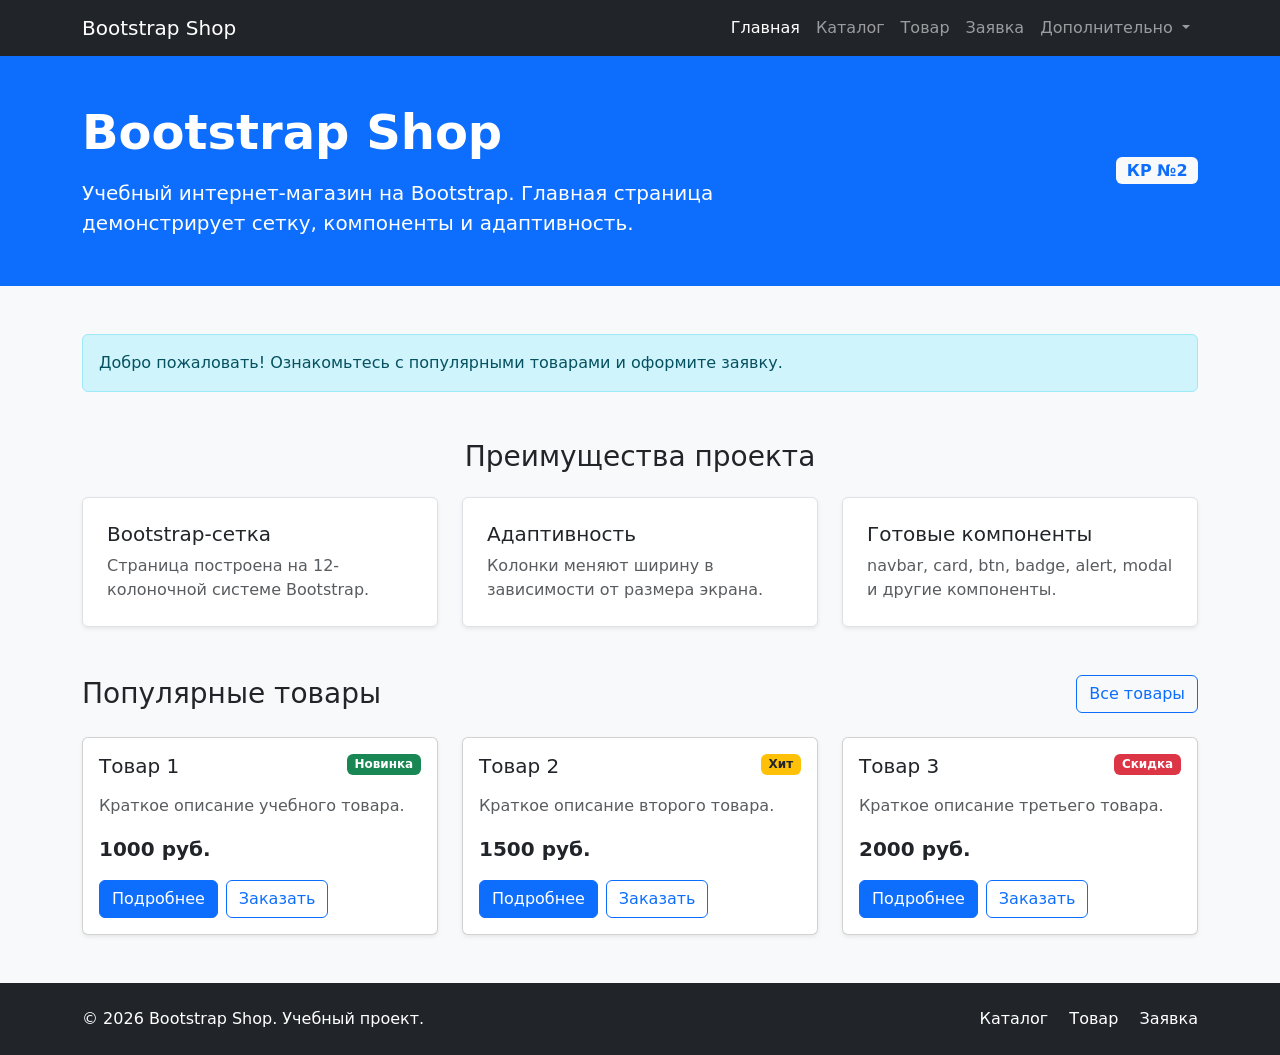
<file: index.html>
<!DOCTYPE html>
<html lang="ru">
<head>
  <meta charset="UTF-8">
  <meta name="viewport" content="width=device-width, initial-scale=1.0">
  <meta name="description" content="Главная страница учебного интернет-магазина на Bootstrap.">
  <title>Главная — Bootstrap Shop</title>
  <link
    href="https://cdn.jsdelivr.net/npm/bootstrap@5.3.3/dist/css/bootstrap.min.css"
    rel="stylesheet"
  >
  <link rel="stylesheet" href="css/custom.css">
</head>
<body class="bg-light">

  <nav class="navbar navbar-expand-lg navbar-dark bg-dark">
    <div class="container">
      <a class="navbar-brand" href="index.html">Bootstrap Shop</a>
      <button
        class="navbar-toggler"
        type="button"
        data-bs-toggle="collapse"
        data-bs-target="#mainNavbar"
        aria-controls="mainNavbar"
        aria-expanded="false"
        aria-label="Переключить навигацию"
      >
        <span class="navbar-toggler-icon"></span>
      </button>
      <div class="collapse navbar-collapse" id="mainNavbar">
        <ul class="navbar-nav ms-auto">
          <li class="nav-item">
            <a class="nav-link active" aria-current="page" href="index.html">Главная</a>
          </li>
          <li class="nav-item">
            <a class="nav-link" href="catalog.html">Каталог</a>
          </li>
          <li class="nav-item">
            <a class="nav-link" href="product.html">Товар</a>
          </li>
          <li class="nav-item">
            <a class="nav-link" href="order.html">Заявка</a>
          </li>
          <li class="nav-item dropdown">
            <a
              class="nav-link dropdown-toggle"
              href="#"
              role="button"
              data-bs-toggle="dropdown"
              aria-expanded="false"
            >
              Дополнительно
            </a>
            <ul class="dropdown-menu">
              <li><a class="dropdown-item" href="catalog.html">Все товары</a></li>
              <li><a class="dropdown-item" href="order.html">Оформить заявку</a></li>
              <li><a class="dropdown-item" href="index.html#popular">Популярное</a></li>
            </ul>
          </li>
        </ul>
      </div>
    </div>
  </nav>

  <header class="bg-primary text-white py-5">
    <div class="container">
      <div class="row align-items-center g-4">
        <div class="col-12 col-lg-8">
          <h1 class="display-5 fw-bold mb-3">Bootstrap Shop</h1>
          <p class="lead mb-0">
            Учебный интернет-магазин на Bootstrap.
            Главная страница демонстрирует сетку, компоненты и адаптивность.
          </p>
        </div>
        <div class="col-12 col-lg-4 text-lg-end">
          <span class="badge bg-light text-primary fs-6">КР №2</span>
        </div>
      </div>
    </div>
  </header>

  <main>

    <section class="container my-5">
      <div class="alert alert-info" role="alert">
        Добро пожаловать! Ознакомьтесь с популярными товарами и оформите заявку.
      </div>
    </section>

    <section class="container my-5" id="advantages">
      <h2 class="h3 text-center mb-4">Преимущества проекта</h2>
      <div class="row g-4">
        <div class="col-12 col-md-4">
          <div class="p-4 border rounded h-100 bg-white shadow-sm">
            <h3 class="h5">Bootstrap-сетка</h3>
            <p class="mb-0 text-muted">
              Страница построена на 12-колоночной системе Bootstrap.
            </p>
          </div>
        </div>
        <div class="col-12 col-md-4">
          <div class="p-4 border rounded h-100 bg-white shadow-sm">
            <h3 class="h5">Адаптивность</h3>
            <p class="mb-0 text-muted">
              Колонки меняют ширину в зависимости от размера экрана.
            </p>
          </div>
        </div>
        <div class="col-12 col-md-4">
          <div class="p-4 border rounded h-100 bg-white shadow-sm">
            <h3 class="h5">Готовые компоненты</h3>
            <p class="mb-0 text-muted">
              navbar, card, btn, badge, alert, modal и другие компоненты.
            </p>
          </div>
        </div>
      </div>
    </section>

    <section class="container my-5" id="popular">
      <div class="d-flex justify-content-between align-items-center mb-4">
        <h2 class="h3 mb-0">Популярные товары</h2>
        <a class="btn btn-outline-primary" href="catalog.html">Все товары</a>
      </div>

      <div class="row g-4">
        <div class="col-12 col-md-6 col-lg-4">
          <div class="card h-100 shadow-sm">
            <div class="card-body d-flex flex-column">
              <div class="d-flex justify-content-between align-items-start mb-3">
                <h3 class="card-title h5 mb-0">Товар 1</h3>
                <span class="badge bg-success">Новинка</span>
              </div>
              <p class="card-text text-muted">Краткое описание учебного товара.</p>
              <p class="fw-bold fs-5 mt-auto">1000 руб.</p>
              <div class="d-flex gap-2">
                <a class="btn btn-primary" href="product.html">Подробнее</a>
                <button
                  class="btn btn-outline-primary"
                  type="button"
                  data-bs-toggle="modal"
                  data-bs-target="#orderModal"
                >
                  Заказать
                </button>
              </div>
            </div>
          </div>
        </div>

        <div class="col-12 col-md-6 col-lg-4">
          <div class="card h-100 shadow-sm">
            <div class="card-body d-flex flex-column">
              <div class="d-flex justify-content-between align-items-start mb-3">
                <h3 class="card-title h5 mb-0">Товар 2</h3>
                <span class="badge bg-warning text-dark">Хит</span>
              </div>
              <p class="card-text text-muted">Краткое описание второго товара.</p>
              <p class="fw-bold fs-5 mt-auto">1500 руб.</p>
              <div class="d-flex gap-2">
                <a class="btn btn-primary" href="product.html">Подробнее</a>
                <button
                  class="btn btn-outline-primary"
                  type="button"
                  data-bs-toggle="modal"
                  data-bs-target="#orderModal"
                >
                  Заказать
                </button>
              </div>
            </div>
          </div>
        </div>

        <div class="col-12 col-md-6 col-lg-4">
          <div class="card h-100 shadow-sm">
            <div class="card-body d-flex flex-column">
              <div class="d-flex justify-content-between align-items-start mb-3">
                <h3 class="card-title h5 mb-0">Товар 3</h3>
                <span class="badge bg-danger">Скидка</span>
              </div>
              <p class="card-text text-muted">Краткое описание третьего товара.</p>
              <p class="fw-bold fs-5 mt-auto">2000 руб.</p>
              <div class="d-flex gap-2">
                <a class="btn btn-primary" href="product.html">Подробнее</a>
                <button
                  class="btn btn-outline-primary"
                  type="button"
                  data-bs-toggle="modal"
                  data-bs-target="#orderModal"
                >
                  Заказать
                </button>
              </div>
            </div>
          </div>
        </div>
      </div>
    </section>

  </main>

  <footer class="bg-dark text-white py-4 mt-5">
    <div class="container">
      <div class="row align-items-center g-3">
        <div class="col-12 col-md-6">
          <p class="mb-0">&copy; 2026 Bootstrap Shop. Учебный проект.</p>
        </div>
        <div class="col-12 col-md-6 text-md-end">
          <a class="text-white text-decoration-none me-3" href="catalog.html">Каталог</a>
          <a class="text-white text-decoration-none me-3" href="product.html">Товар</a>
          <a class="text-white text-decoration-none" href="order.html">Заявка</a>
        </div>
      </div>
    </div>
  </footer>

  <div
    class="modal fade"
    id="orderModal"
    tabindex="-1"
    aria-labelledby="orderModalLabel"
    aria-hidden="true"
  >
    <div class="modal-dialog">
      <div class="modal-content">
        <div class="modal-header">
          <h2 class="modal-title h5" id="orderModalLabel">Быстрая заявка</h2>
          <button
            type="button"
            class="btn-close"
            data-bs-dismiss="modal"
            aria-label="Закрыть"
          ></button>
        </div>
        <div class="modal-body">
          <p class="text-muted">
            Оставьте контактные данные, и менеджер свяжется с вами.
          </p>
          <form>
            <div class="mb-3">
              <label for="modal-name" class="form-label">Имя</label>
              <input id="modal-name" type="text" class="form-control" required>
            </div>
            <div class="mb-3">
              <label for="modal-phone" class="form-label">Телефон</label>
              <input id="modal-phone" type="tel" class="form-control" required>
            </div>
            <div class="form-check mb-3">
              <input id="modal-agree" class="form-check-input" type="checkbox" required>
              <label class="form-check-label" for="modal-agree">
                Согласен на обработку данных
              </label>
            </div>
          </form>
        </div>
        <div class="modal-footer">
          <button type="button" class="btn btn-secondary" data-bs-dismiss="modal">
            Закрыть
          </button>
          <button type="button" class="btn btn-primary">Отправить</button>
        </div>
      </div>
    </div>
  </div>

  <script
    src="https://cdn.jsdelivr.net/npm/bootstrap@5.3.3/dist/js/bootstrap.bundle.min.js"
  ></script>
</body>
</html>
</file>
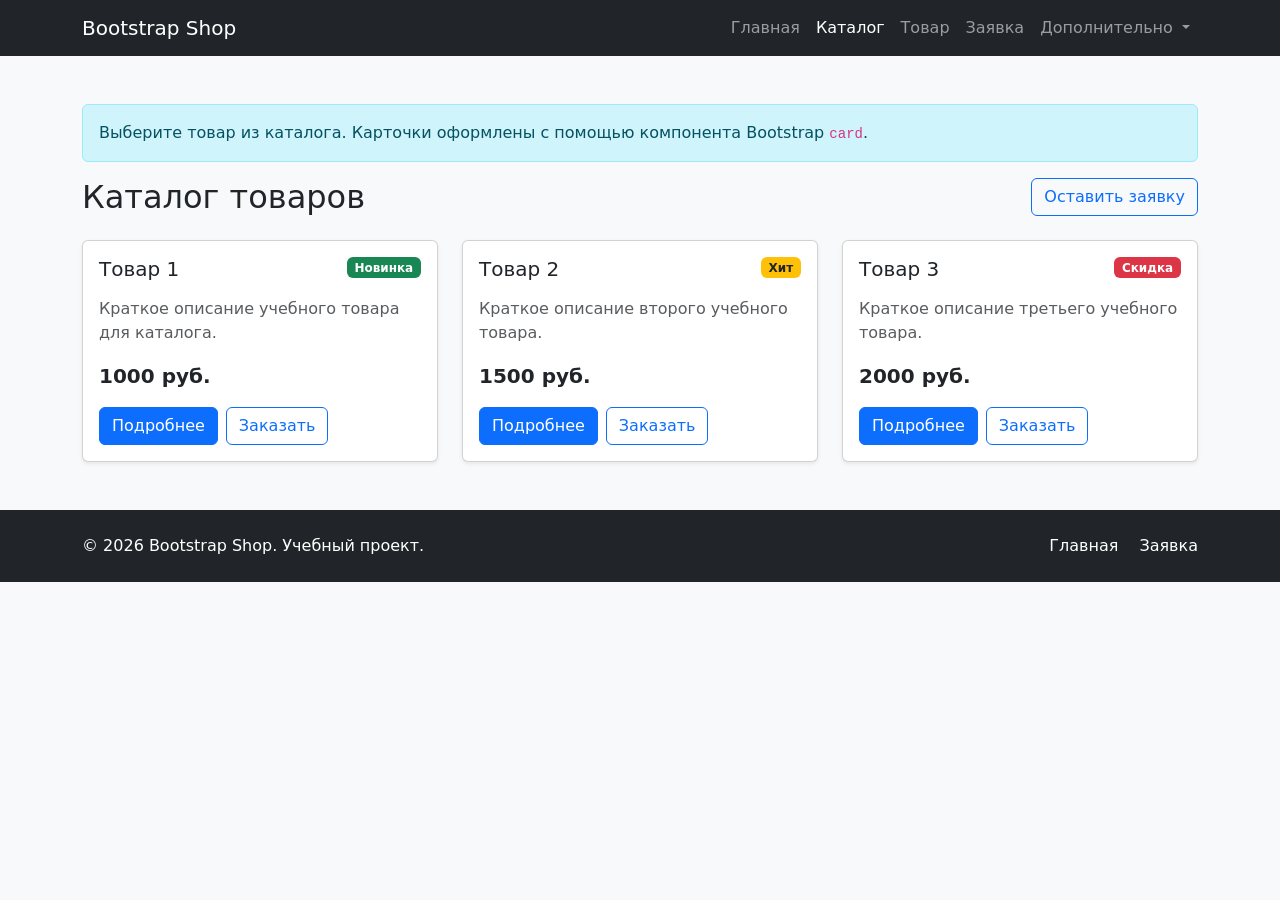
<file: catalog.html>
<!DOCTYPE html>
<html lang="ru">
<head>
  <meta charset="UTF-8">
  <meta name="viewport" content="width=device-width, initial-scale=1.0">
  <meta name="description" content="Каталог товаров на Bootstrap.">
  <title>Каталог — Bootstrap Shop</title>
  <link
    href="https://cdn.jsdelivr.net/npm/bootstrap@5.3.3/dist/css/bootstrap.min.css"
    rel="stylesheet"
  >
  <link rel="stylesheet" href="css/custom.css">
</head>
<body class="bg-light">

  <nav class="navbar navbar-expand-lg navbar-dark bg-dark">
    <div class="container">
      <a class="navbar-brand" href="index.html">Bootstrap Shop</a>
      <button
        class="navbar-toggler"
        type="button"
        data-bs-toggle="collapse"
        data-bs-target="#mainNavbar"
        aria-controls="mainNavbar"
        aria-expanded="false"
        aria-label="Переключить навигацию"
      >
        <span class="navbar-toggler-icon"></span>
      </button>
      <div class="collapse navbar-collapse" id="mainNavbar">
        <ul class="navbar-nav ms-auto">
          <li class="nav-item">
            <a class="nav-link" href="index.html">Главная</a>
          </li>
          <li class="nav-item">
            <a class="nav-link active" aria-current="page" href="catalog.html">Каталог</a>
          </li>
          <li class="nav-item">
            <a class="nav-link" href="product.html">Товар</a>
          </li>
          <li class="nav-item">
            <a class="nav-link" href="order.html">Заявка</a>
          </li>
          <li class="nav-item dropdown">
            <a
              class="nav-link dropdown-toggle"
              href="#"
              role="button"
              data-bs-toggle="dropdown"
              aria-expanded="false"
            >
              Дополнительно
            </a>
            <ul class="dropdown-menu">
              <li><a class="dropdown-item" href="catalog.html">Все товары</a></li>
              <li><a class="dropdown-item" href="order.html">Оформить заявку</a></li>
              <li><a class="dropdown-item" href="index.html#popular">Популярное</a></li>
            </ul>
          </li>
        </ul>
      </div>
    </div>
  </nav>

  <main class="container my-5">
    <div class="alert alert-info" role="alert">
      Выберите товар из каталога. Карточки оформлены с помощью компонента Bootstrap <code>card</code>.
    </div>

    <div class="d-flex justify-content-between align-items-center mb-4">
      <h1 class="h2 mb-0">Каталог товаров</h1>
      <a class="btn btn-outline-primary" href="order.html">Оставить заявку</a>
    </div>

    <div class="row g-4">
      <div class="col-12 col-md-6 col-lg-4">
        <div class="card h-100 shadow-sm">
          <div class="card-body d-flex flex-column">
            <div class="d-flex justify-content-between align-items-start mb-3">
              <h2 class="card-title h5 mb-0">Товар 1</h2>
              <span class="badge bg-success">Новинка</span>
            </div>
            <p class="card-text text-muted">
              Краткое описание учебного товара для каталога.
            </p>
            <p class="fw-bold fs-5 mt-auto">1000 руб.</p>
            <div class="d-flex gap-2">
              <a class="btn btn-primary" href="product.html">Подробнее</a>
              <button
                class="btn btn-outline-primary"
                type="button"
                data-bs-toggle="modal"
                data-bs-target="#orderModal"
              >
                Заказать
              </button>
            </div>
          </div>
        </div>
      </div>

      <div class="col-12 col-md-6 col-lg-4">
        <div class="card h-100 shadow-sm">
          <div class="card-body d-flex flex-column">
            <div class="d-flex justify-content-between align-items-start mb-3">
              <h2 class="card-title h5 mb-0">Товар 2</h2>
              <span class="badge bg-warning text-dark">Хит</span>
            </div>
            <p class="card-text text-muted">
              Краткое описание второго учебного товара.
            </p>
            <p class="fw-bold fs-5 mt-auto">1500 руб.</p>
            <div class="d-flex gap-2">
              <a class="btn btn-primary" href="product.html">Подробнее</a>
              <button
                class="btn btn-outline-primary"
                type="button"
                data-bs-toggle="modal"
                data-bs-target="#orderModal"
              >
                Заказать
              </button>
            </div>
          </div>
        </div>
      </div>

      <div class="col-12 col-md-6 col-lg-4">
        <div class="card h-100 shadow-sm">
          <div class="card-body d-flex flex-column">
            <div class="d-flex justify-content-between align-items-start mb-3">
              <h2 class="card-title h5 mb-0">Товар 3</h2>
              <span class="badge bg-danger">Скидка</span>
            </div>
            <p class="card-text text-muted">
              Краткое описание третьего учебного товара.
            </p>
            <p class="fw-bold fs-5 mt-auto">2000 руб.</p>
            <div class="d-flex gap-2">
              <a class="btn btn-primary" href="product.html">Подробнее</a>
              <button
                class="btn btn-outline-primary"
                type="button"
                data-bs-toggle="modal"
                data-bs-target="#orderModal"
              >
                Заказать
              </button>
            </div>
          </div>
        </div>
      </div>
    </div>
  </main>

  <footer class="bg-dark text-white py-4 mt-5">
    <div class="container">
      <div class="row align-items-center g-3">
        <div class="col-12 col-md-6">
          <p class="mb-0">&copy; 2026 Bootstrap Shop. Учебный проект.</p>
        </div>
        <div class="col-12 col-md-6 text-md-end">
          <a class="text-white text-decoration-none me-3" href="index.html">Главная</a>
          <a class="text-white text-decoration-none" href="order.html">Заявка</a>
        </div>
      </div>
    </div>
  </footer>

  <div
    class="modal fade"
    id="orderModal"
    tabindex="-1"
    aria-labelledby="orderModalLabel"
    aria-hidden="true"
  >
    <div class="modal-dialog">
      <div class="modal-content">
        <div class="modal-header">
          <h2 class="modal-title h5" id="orderModalLabel">Быстрая заявка</h2>
          <button type="button" class="btn-close" data-bs-dismiss="modal" aria-label="Закрыть"></button>
        </div>
        <div class="modal-body">
          <p class="text-muted">Оставьте контактные данные, и менеджер свяжется с вами.</p>
          <form>
            <div class="mb-3">
              <label for="catalog-modal-name" class="form-label">Имя</label>
              <input id="catalog-modal-name" type="text" class="form-control" required>
            </div>
            <div class="mb-3">
              <label for="catalog-modal-phone" class="form-label">Телефон</label>
              <input id="catalog-modal-phone" type="tel" class="form-control" required>
            </div>
            <div class="form-check mb-3">
              <input id="catalog-modal-agree" class="form-check-input" type="checkbox" required>
              <label class="form-check-label" for="catalog-modal-agree">
                Согласен на обработку данных
              </label>
            </div>
          </form>
        </div>
        <div class="modal-footer">
          <button type="button" class="btn btn-secondary" data-bs-dismiss="modal">Закрыть</button>
          <button type="button" class="btn btn-primary">Отправить</button>
        </div>
      </div>
    </div>
  </div>

  <script
    src="https://cdn.jsdelivr.net/npm/bootstrap@5.3.3/dist/js/bootstrap.bundle.min.js"
  ></script>
</body>
</html>
</file>
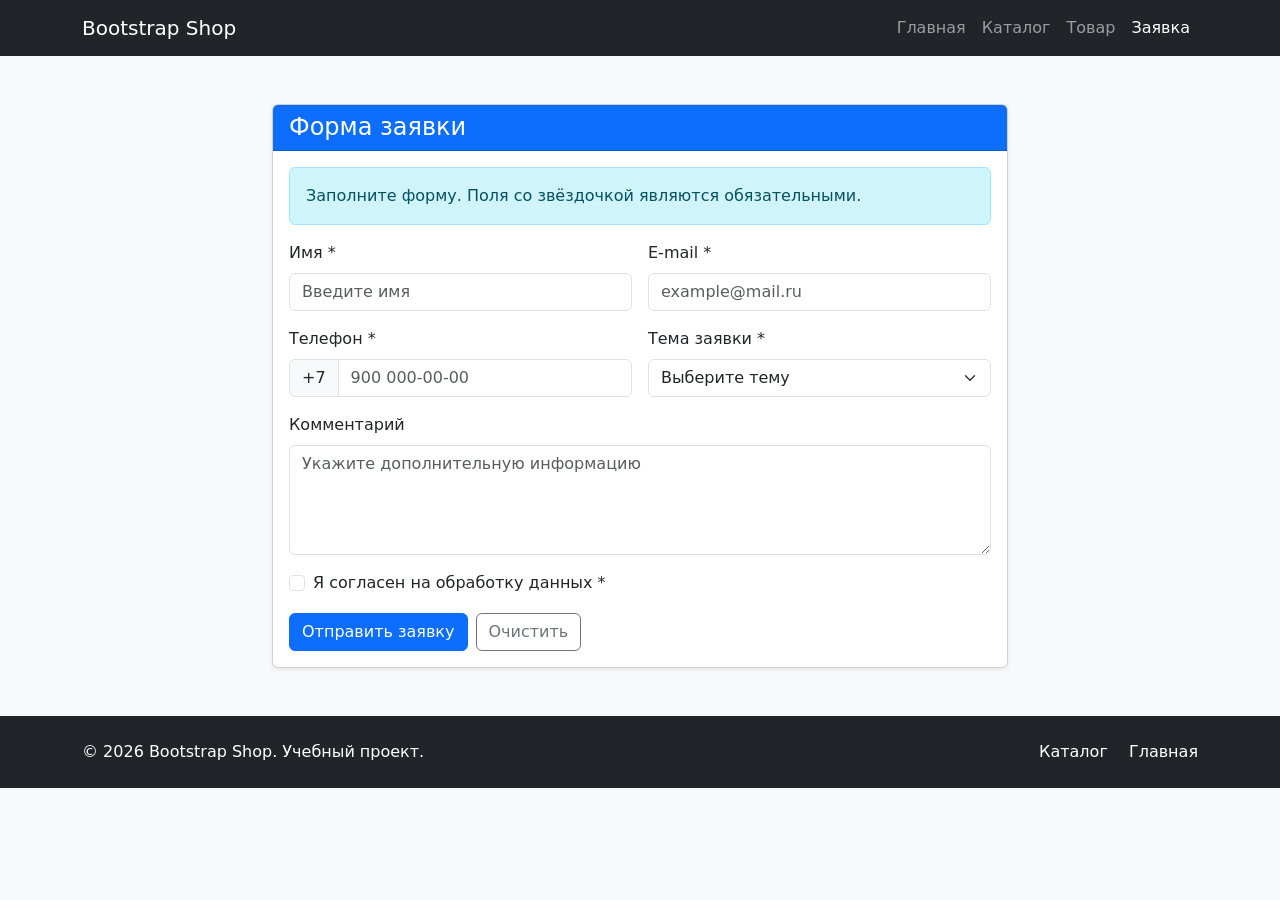
<file: order.html>
<!DOCTYPE html>
<html lang="ru">
<head>
  <meta charset="UTF-8">
  <meta name="viewport" content="width=device-width, initial-scale=1.0">
  <meta name="description" content="Форма заявки на Bootstrap.">
  <title>Заявка — Bootstrap Shop</title>
  <link
    href="https://cdn.jsdelivr.net/npm/bootstrap@5.3.3/dist/css/bootstrap.min.css"
    rel="stylesheet"
  >
  <link rel="stylesheet" href="css/custom.css">
</head>
<body class="bg-light">

  <nav class="navbar navbar-expand-lg navbar-dark bg-dark">
    <div class="container">
      <a class="navbar-brand" href="index.html">Bootstrap Shop</a>
      <button
        class="navbar-toggler"
        type="button"
        data-bs-toggle="collapse"
        data-bs-target="#mainNavbar"
        aria-controls="mainNavbar"
        aria-expanded="false"
        aria-label="Переключить навигацию"
      >
        <span class="navbar-toggler-icon"></span>
      </button>
      <div class="collapse navbar-collapse" id="mainNavbar">
        <ul class="navbar-nav ms-auto">
          <li class="nav-item"><a class="nav-link" href="index.html">Главная</a></li>
          <li class="nav-item"><a class="nav-link" href="catalog.html">Каталог</a></li>
          <li class="nav-item"><a class="nav-link" href="product.html">Товар</a></li>
          <li class="nav-item"><a class="nav-link active" aria-current="page" href="order.html">Заявка</a></li>
        </ul>
      </div>
    </div>
  </nav>

  <main class="container my-5">
    <div class="row justify-content-center">
      <div class="col-12 col-lg-8">
        <div class="card shadow-sm">
          <div class="card-header bg-primary text-white">
            <h1 class="h4 mb-0">Форма заявки</h1>
          </div>
          <div class="card-body">
            <div class="alert alert-info" role="alert">
              Заполните форму. Поля со звёздочкой являются обязательными.
            </div>

            <form action="#" method="post" novalidate>
              <div class="row g-3">
                <div class="col-12 col-md-6">
                  <label for="order-name" class="form-label">Имя *</label>
                  <input
                    id="order-name"
                    name="name"
                    type="text"
                    class="form-control"
                    placeholder="Введите имя"
                    required
                  >
                </div>
                <div class="col-12 col-md-6">
                  <label for="order-email" class="form-label">E-mail *</label>
                  <input
                    id="order-email"
                    name="email"
                    type="email"
                    class="form-control"
                    placeholder="example@mail.ru"
                    required
                  >
                </div>
                <div class="col-12 col-md-6">
                  <label for="order-phone" class="form-label">Телефон *</label>
                  <div class="input-group">
                    <span class="input-group-text">+7</span>
                    <input
                      id="order-phone"
                      name="phone"
                      type="tel"
                      class="form-control"
                      placeholder="900 000-00-00"
                      required
                    >
                  </div>
                </div>
                <div class="col-12 col-md-6">
                  <label for="order-topic" class="form-label">Тема заявки *</label>
                  <select id="order-topic" name="topic" class="form-select" required>
                    <option value="">Выберите тему</option>
                    <option value="product">Заказ товара</option>
                    <option value="consultation">Консультация</option>
                    <option value="delivery">Доставка</option>
                  </select>
                </div>
                <div class="col-12">
                  <label for="order-comment" class="form-label">Комментарий</label>
                  <textarea
                    id="order-comment"
                    name="comment"
                    class="form-control"
                    rows="4"
                    placeholder="Укажите дополнительную информацию"
                  ></textarea>
                </div>
                <div class="col-12">
                  <div class="form-check">
                    <input
                      id="order-agree"
                      class="form-check-input"
                      type="checkbox"
                      required
                    >
                    <label class="form-check-label" for="order-agree">
                      Я согласен на обработку данных *
                    </label>
                  </div>
                </div>
                <div class="col-12 d-flex gap-2">
                  <button class="btn btn-primary" type="submit">Отправить заявку</button>
                  <button class="btn btn-outline-secondary" type="reset">Очистить</button>
                </div>
              </div>
            </form>
          </div>
        </div>
      </div>
    </div>
  </main>

  <footer class="bg-dark text-white py-4 mt-5">
    <div class="container">
      <div class="row align-items-center g-3">
        <div class="col-12 col-md-6">
          <p class="mb-0">&copy; 2026 Bootstrap Shop. Учебный проект.</p>
        </div>
        <div class="col-12 col-md-6 text-md-end">
          <a class="text-white text-decoration-none me-3" href="catalog.html">Каталог</a>
          <a class="text-white text-decoration-none" href="index.html">Главная</a>
        </div>
      </div>
    </div>
  </footer>

  <script
    src="https://cdn.jsdelivr.net/npm/bootstrap@5.3.3/dist/js/bootstrap.bundle.min.js"
  ></script>
</body>
</html>
</file>
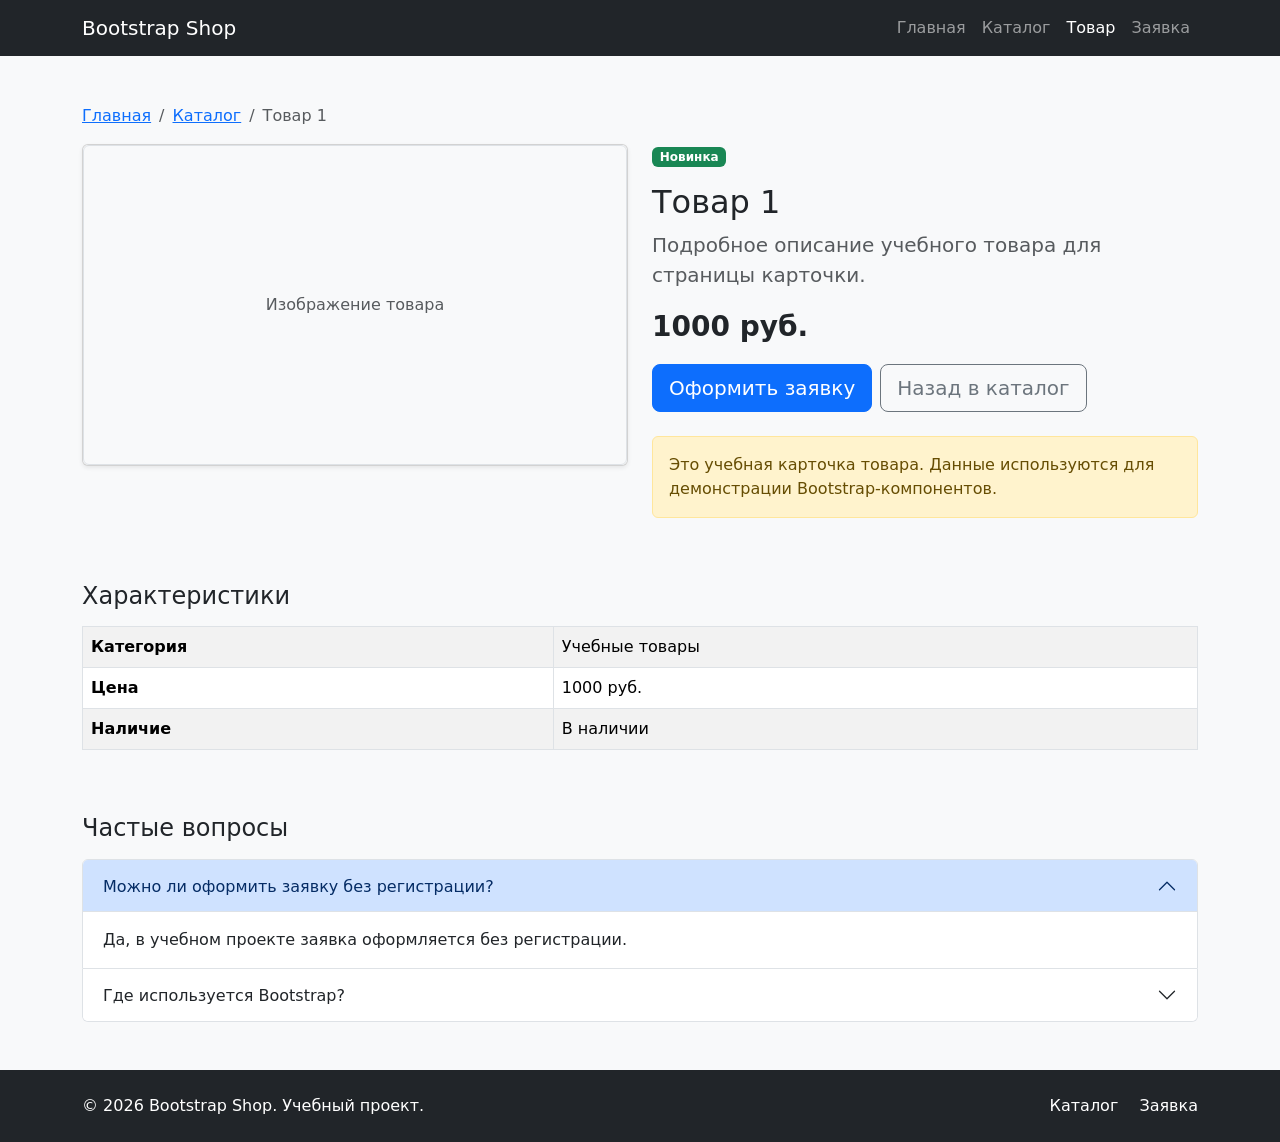
<file: product.html>
<!DOCTYPE html>
<html lang="ru">
<head>
  <meta charset="UTF-8">
  <meta name="viewport" content="width=device-width, initial-scale=1.0">
  <meta name="description" content="Карточка товара на Bootstrap.">
  <title>Товар — Bootstrap Shop</title>
  <link
    href="https://cdn.jsdelivr.net/npm/bootstrap@5.3.3/dist/css/bootstrap.min.css"
    rel="stylesheet"
  >
  <link rel="stylesheet" href="css/custom.css">
</head>
<body class="bg-light">

  <nav class="navbar navbar-expand-lg navbar-dark bg-dark">
    <div class="container">
      <a class="navbar-brand" href="index.html">Bootstrap Shop</a>
      <button
        class="navbar-toggler"
        type="button"
        data-bs-toggle="collapse"
        data-bs-target="#mainNavbar"
        aria-controls="mainNavbar"
        aria-expanded="false"
        aria-label="Переключить навигацию"
      >
        <span class="navbar-toggler-icon"></span>
      </button>
      <div class="collapse navbar-collapse" id="mainNavbar">
        <ul class="navbar-nav ms-auto">
          <li class="nav-item"><a class="nav-link" href="index.html">Главная</a></li>
          <li class="nav-item"><a class="nav-link" href="catalog.html">Каталог</a></li>
          <li class="nav-item"><a class="nav-link active" aria-current="page" href="product.html">Товар</a></li>
          <li class="nav-item"><a class="nav-link" href="order.html">Заявка</a></li>
        </ul>
      </div>
    </div>
  </nav>

  <main class="container my-5">
    <nav aria-label="breadcrumb">
      <ol class="breadcrumb">
        <li class="breadcrumb-item"><a href="index.html">Главная</a></li>
        <li class="breadcrumb-item"><a href="catalog.html">Каталог</a></li>
        <li class="breadcrumb-item active" aria-current="page">Товар 1</li>
      </ol>
    </nav>

    <div class="row g-4">
      <div class="col-12 col-lg-6">
        <div class="card shadow-sm">
          <div class="placeholder-image bg-light border rounded d-flex align-items-center justify-content-center">
            <span class="text-muted">Изображение товара</span>
          </div>
        </div>
      </div>
      <div class="col-12 col-lg-6">
        <span class="badge bg-success mb-3">Новинка</span>
        <h1 class="h2">Товар 1</h1>
        <p class="lead text-muted">
          Подробное описание учебного товара для страницы карточки.
        </p>
        <p class="fs-3 fw-bold">1000 руб.</p>
        <div class="d-flex gap-2 mb-4">
          <a class="btn btn-primary btn-lg" href="order.html">Оформить заявку</a>
          <a class="btn btn-outline-secondary btn-lg" href="catalog.html">Назад в каталог</a>
        </div>
        <div class="alert alert-warning" role="alert">
          Это учебная карточка товара. Данные используются для демонстрации Bootstrap-компонентов.
        </div>
      </div>
    </div>

    <section class="mt-5">
      <h2 class="h4 mb-3">Характеристики</h2>
      <div class="table-responsive">
        <table class="table table-striped table-bordered align-middle">
          <tbody>
            <tr>
              <th scope="row">Категория</th>
              <td>Учебные товары</td>
            </tr>
            <tr>
              <th scope="row">Цена</th>
              <td>1000 руб.</td>
            </tr>
            <tr>
              <th scope="row">Наличие</th>
              <td>В наличии</td>
            </tr>
          </tbody>
        </table>
      </div>
    </section>

    <section class="mt-5">
      <h2 class="h4 mb-3">Частые вопросы</h2>
      <div class="accordion" id="faqAccordion">
        <div class="accordion-item">
          <h3 class="accordion-header">
            <button
              class="accordion-button"
              type="button"
              data-bs-toggle="collapse"
              data-bs-target="#faqOne"
              aria-expanded="true"
              aria-controls="faqOne"
            >
              Можно ли оформить заявку без регистрации?
            </button>
          </h3>
          <div
            id="faqOne"
            class="accordion-collapse collapse show"
            data-bs-parent="#faqAccordion"
          >
            <div class="accordion-body">
              Да, в учебном проекте заявка оформляется без регистрации.
            </div>
          </div>
        </div>
        <div class="accordion-item">
          <h3 class="accordion-header">
            <button
              class="accordion-button collapsed"
              type="button"
              data-bs-toggle="collapse"
              data-bs-target="#faqTwo"
              aria-expanded="false"
              aria-controls="faqTwo"
            >
              Где используется Bootstrap?
            </button>
          </h3>
          <div
            id="faqTwo"
            class="accordion-collapse collapse"
            data-bs-parent="#faqAccordion"
          >
            <div class="accordion-body">
              Bootstrap используется для сетки, карточек, форм, навигации,
              сообщений и модальных окон.
            </div>
          </div>
        </div>
      </div>
    </section>
  </main>

  <footer class="bg-dark text-white py-4 mt-5">
    <div class="container">
      <div class="row align-items-center g-3">
        <div class="col-12 col-md-6">
          <p class="mb-0">&copy; 2026 Bootstrap Shop. Учебный проект.</p>
        </div>
        <div class="col-12 col-md-6 text-md-end">
          <a class="text-white text-decoration-none me-3" href="catalog.html">Каталог</a>
          <a class="text-white text-decoration-none" href="order.html">Заявка</a>
        </div>
      </div>
    </div>
  </footer>

  <script
    src="https://cdn.jsdelivr.net/npm/bootstrap@5.3.3/dist/js/bootstrap.bundle.min.js"
  ></script>
</body>
</html>
</file>
<file: css/custom.css>
/* ===============================
   Custom CSS для проекта на Bootstrap
   Подключается ПОСЛЕ bootstrap.min.css.
   Здесь только минимальные доработки.
   =============================== */

body {
  min-height: 100vh;
}

/* Плейсхолдер изображения в hero-блоке */
.placeholder-box {
  min-height: 240px;
}

/* Плейсхолдер изображения в карточке товара */
.placeholder-image {
  min-height: 320px;
}

/* Ограничение высоты изображения в карточке */
.card-img-top {
  height: 180px;
  object-fit: cover;
}
</file>
